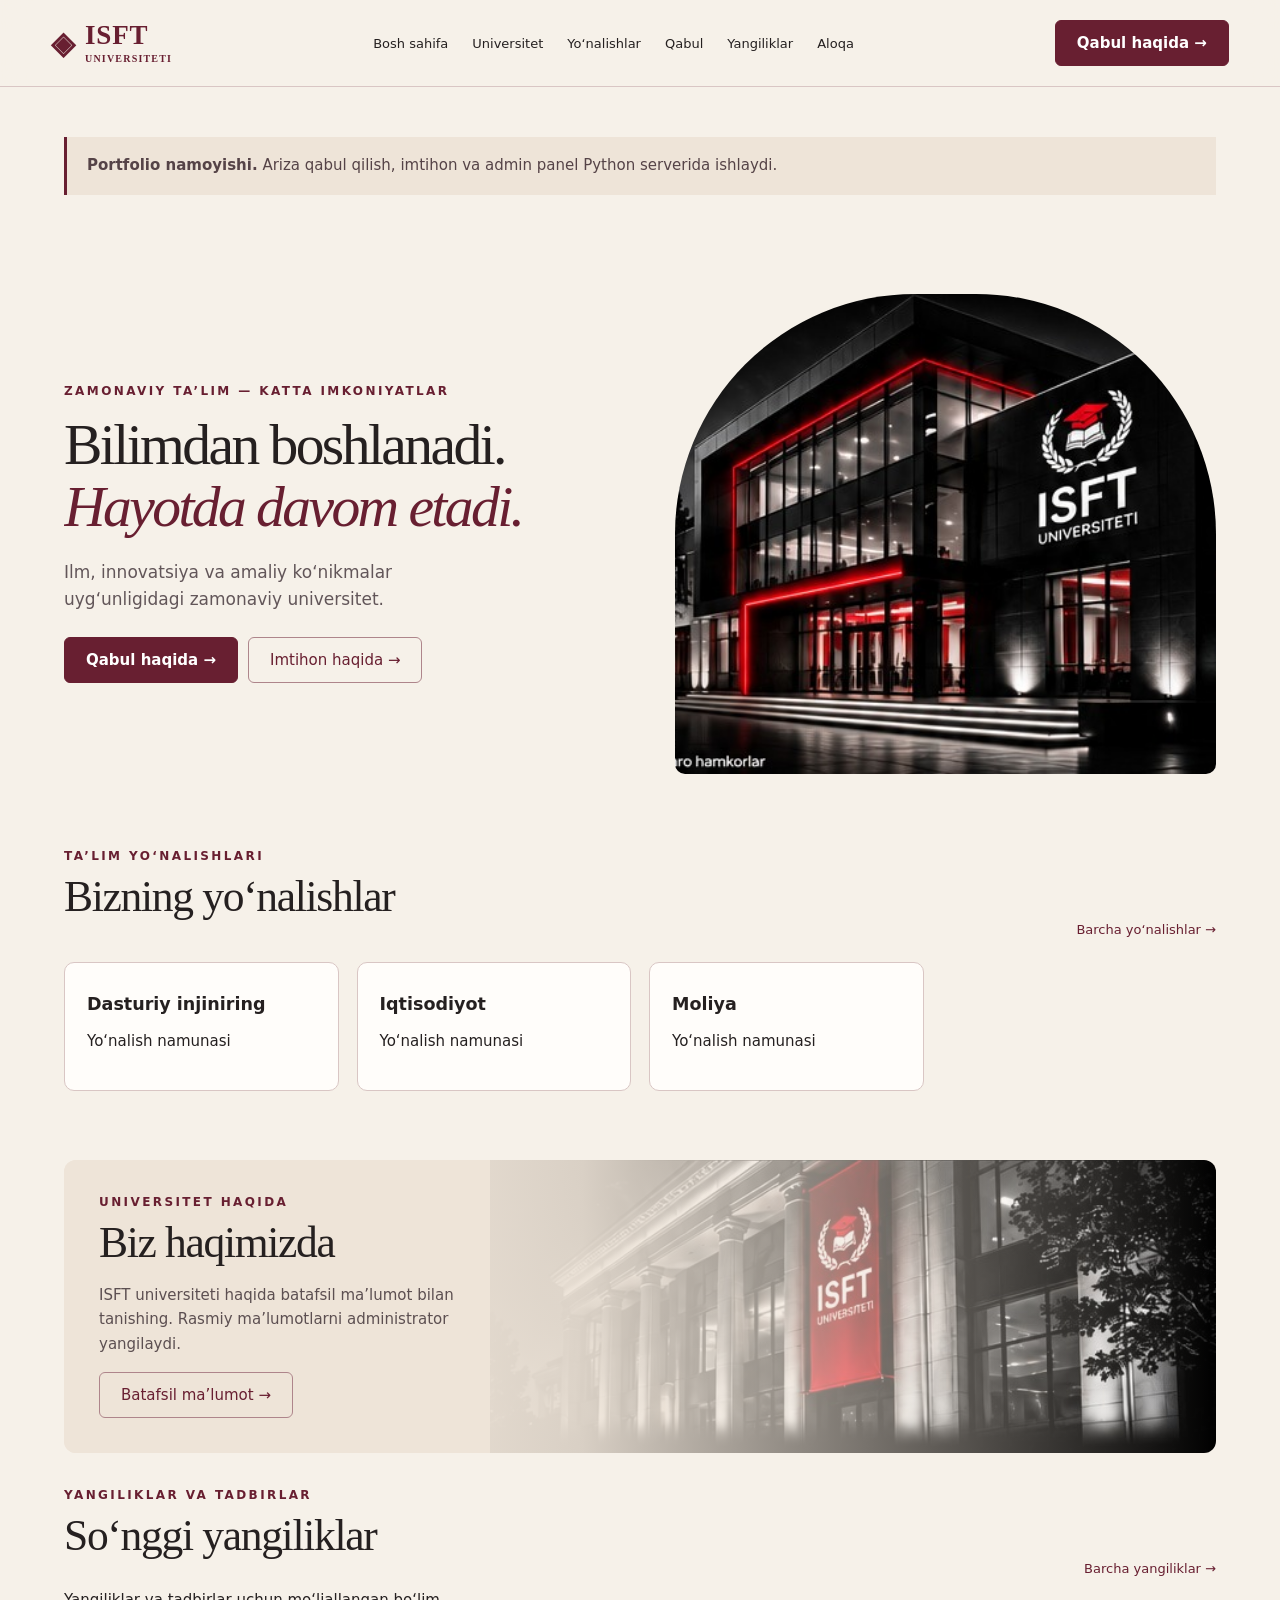
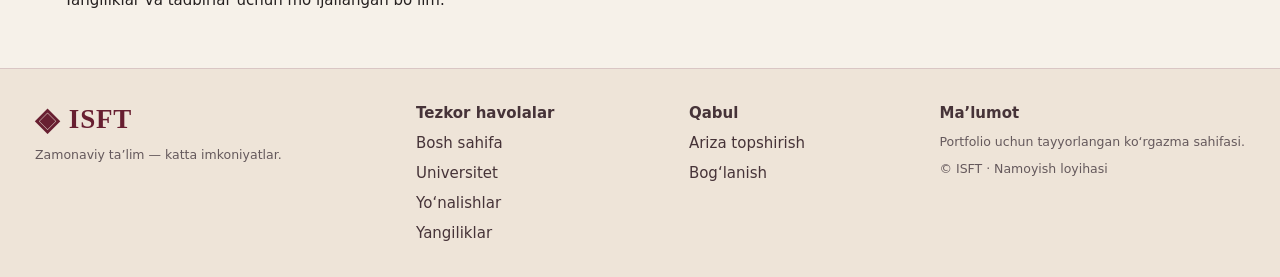
<file: index.html>
<!doctype html><html lang="uz"><head><meta charset="utf-8"><meta name="viewport" content="width=device-width,initial-scale=1"><meta name="description" content="ISFT universiteti: ta’lim yo‘nalishlari va onlayn qabul."><title>Bosh sahifa — ISFT</title><link rel="stylesheet" href="style.css"><link rel="stylesheet" href="admissions.css"></head><body><header><a class="public-logo" id="logo" href="./" aria-label="ISFT bosh sahifa"><span class="mark">◈</span><span>ISFT<small>UNIVERSITETI</small></span></a><button class="mobile-menu" id="mobile-menu" type="button">☰</button><nav class="public-nav"><a href="./">Bosh sahifa</a><a href="#universitet">Universitet</a><a href="#yonalishlar">Yo‘nalishlar</a><a href="#demo">Qabul</a><a href="#yangiliklar">Yangiliklar</a><a href="#demo">Aloqa</a></nav><a class="btn" href="#demo">Qabul haqida →</a></header><main id="public"><section class="public-section" id="demo"><p class="notice"><strong>Portfolio namoyishi.</strong> Ariza qabul qilish, imtihon va admin panel Python serverida ishlaydi.</p></section><section class="public-hero"><div class="hero-copy"><div class="eyebrow">ZAMONAVIY TA’LIM — KATTA IMKONIYATLAR</div><h1>Bilimdan boshlanadi.<br><em>Hayotda davom etadi.</em></h1><p id="hero-subtitle">Ilm, innovatsiya va amaliy ko‘nikmalar uyg‘unligidagi zamonaviy universitet.</p><div class="hero-actions"><a class="btn" href="#demo">Qabul haqida →</a><a class="outline-btn" href="#demo">Imtihon haqida →</a></div></div></section><section class="public-section" id="yonalishlar"><div class="section-top"><div><div class="eyebrow">TA’LIM YO‘NALISHLARI</div><h2>Bizning yo‘nalishlar</h2></div><a href="#yonalishlar">Barcha yo‘nalishlar →</a></div><div class="program-grid"><article class="card"><h3>Dasturiy injiniring</h3><p>Yo‘nalish namunasi</p></article><article class="card"><h3>Iqtisodiyot</h3><p>Yo‘nalish namunasi</p></article><article class="card"><h3>Moliya</h3><p>Yo‘nalish namunasi</p></article></div></section><section class="public-section about-strip" id="universitet"><div><div class="eyebrow">UNIVERSITET HAQIDA</div><h2>Biz haqimizda</h2><p>ISFT universiteti haqida batafsil ma’lumot bilan tanishing. Rasmiy ma’lumotlarni administrator yangilaydi.</p><a class="outline-btn" href="#universitet">Batafsil ma’lumot →</a></div></section><section class="public-section" id="yangiliklar"><div class="section-top"><div><div class="eyebrow">YANGILIKLAR VA TADBIRLAR</div><h2>So‘nggi yangiliklar</h2></div><a href="#yangiliklar">Barcha yangiliklar →</a></div><p>Yangiliklar va tadbirlar uchun mo‘ljallangan bo‘lim.</p></section></main><footer><div class="footer-links"><div><b class="public-logo"><span class="mark">◈</span> ISFT</b><small>Zamonaviy ta’lim — katta imkoniyatlar.</small></div><div><b>Tezkor havolalar</b><a href="./">Bosh sahifa</a><a href="#universitet">Universitet</a><a href="#yonalishlar">Yo‘nalishlar</a><a href="#yangiliklar">Yangiliklar</a></div><div><b>Qabul</b><a href="#demo">Ariza topshirish</a><a href="#demo">Bog‘lanish</a></div><div><b>Ma’lumot</b><small>Portfolio uchun tayyorlangan ko‘rgazma sahifasi.</small><small>© ISFT · Namoyish loyihasi</small></div></div></footer><script src="menu.js" defer></script></body></html>
</file>
<file: style.css>
:root{font-family:Inter,system-ui,-apple-system,'Segoe UI',sans-serif;color:#f6f6f8;background:#07080c;font-size:15px}*{box-sizing:border-box}body{margin:0}a{color:inherit;text-decoration:none}button,input,select,textarea{font:inherit}button{cursor:pointer}header{display:flex;align-items:center;justify-content:space-between;gap:24px;padding:20px 5%;border-bottom:1px solid #272833;position:sticky;top:0;background:#090a0eea;backdrop-filter:blur(14px);z-index:2}header nav{display:flex;gap:25px}header nav a:hover,.topbar a:hover{color:#ff4d60}.logo,.brand{font-size:25px;font-weight:850;background:none;color:white;border:0}.logo small,.brand small{display:block;font-size:11px;color:#a6a6b3}.btn{display:inline-block;background:#d7092c;color:white;padding:13px 21px;border:1px solid #ff4b61;border-radius:12px;font-weight:750;box-shadow:0 0 22px #d7092c50;transition:.2s}.btn:hover{background:#f51239;box-shadow:0 0 28px #f51239aa;transform:translateY(-1px)}.secondary{background:#22232b;border:1px solid #41424e;color:white;border-radius:10px;padding:11px 15px}.secondary:hover{border-color:#e62946}main{max-width:1280px;margin:auto;padding:45px 5%}h1{font-size:clamp(35px,5vw,62px);letter-spacing:-.05em}h2{font-size:24px;letter-spacing:-.03em}.hero{padding:95px 0 110px;background:radial-gradient(ellipse at 70% 50%,#4a091f55,transparent 50%)}.hero h1{max-width:700px}.hero em{color:#fa2447;font-style:normal}.hero p{color:#a5a5b3;font-size:19px}.eyebrow{color:#ff4763;letter-spacing:.2em;font-size:12px;font-weight:800}.grid{display:grid;grid-template-columns:repeat(auto-fit,minmax(245px,1fr));gap:17px;margin:25px 0 75px}.card,.box,.stat,.widget{background:linear-gradient(135deg,#171820,#0d0e13);border:1px solid #2b2d39;border-radius:17px;padding:22px}.card:hover{border-color:#ef2c4e;box-shadow:0 0 22px #b30d3033}.card h3{margin:9px 0}.muted{color:#a1a2af}.card p{white-space:pre-wrap;line-height:1.6}.form-wrap{max-width:700px}.form-wrap form,.box form{display:grid;gap:15px}label{display:grid;gap:7px;color:#c8c8d0;margin-bottom:13px}input,select,textarea{width:100%;background:#101117;border:1px solid #353642;border-radius:10px;padding:12px;color:white;outline:none}input:focus,select:focus,textarea:focus{border-color:#ef2c4e}textarea{min-height:120px;resize:vertical}.check{display:flex;align-items:center}.check input{width:auto}.error{color:#ff7084}.success{color:#47d989}.modal{position:fixed;inset:0;display:grid;place-items:center;background:#000c;z-index:5}.modal .box{width:min(430px,92vw)}.hidden{display:none!important}footer{text-align:center;color:#858593;padding:35px}.admin{display:flex;min-height:100vh}.admin aside{width:258px;min-width:258px;background:#090a0f;border-right:1px solid #252630;padding:25px 12px;display:flex;flex-direction:column;gap:15px}.admin aside .brand{padding:0 12px 20px;color:#fff}.admin aside .brand:first-letter{color:#f21a3b}.admin aside button{width:100%;text-align:left;border:0;background:transparent;color:#b7b8c3;padding:13px 14px;border-radius:10px}.admin aside button:hover,.admin aside button.active{background:linear-gradient(90deg,#95102d,#35101d);color:white;box-shadow:inset 3px 0 #ff3656}.admin aside #logout{margin-top:auto;border:1px solid #333541;text-align:center}.workspace{flex:1;min-width:0}.topbar{padding:20px 28px;border-bottom:1px solid #292a35;display:flex;align-items:center;gap:20px}.topbar strong{font-size:22px}.topbar span{color:#888a99}.topbar a{margin-left:auto}.admin main{padding:25px;max-width:1700px}.stats{display:grid;grid-template-columns:repeat(4,minmax(0,1fr));gap:14px}.stat{border-color:#46202c}.stat small{color:#a8a8b4}.stat b{display:block;font-size:32px;margin-top:14px}.stat span{color:#42e28d;font-size:12px}.layout{display:grid;grid-template-columns:1.5fr 1fr;gap:17px;margin-top:17px}.widget{min-width:0}.widget h3{margin:0 0 20px}.bars{display:flex;align-items:end;gap:9px;height:180px;border-bottom:1px solid #383943}.bar{flex:1;min-width:8px;background:linear-gradient(#ff2a50,#7a1028);border-radius:5px 5px 0 0;position:relative}.bar:hover{filter:brightness(1.5)}.bar label{position:absolute;bottom:-29px;left:0;font-size:10px;white-space:nowrap;color:#a5a5b3}.tablewrap{overflow:auto}table{width:100%;border-collapse:collapse;white-space:nowrap}th,td{text-align:left;border-bottom:1px solid #292a33;padding:13px 12px;font-size:13px}th{color:#9a9ba8;font-weight:600}td button{margin-right:5px}.toolbar{display:flex;justify-content:space-between;align-items:center;gap:10px;flex-wrap:wrap;margin-bottom:20px}.toolbar input{max-width:300px}.pill{border-radius:99px;padding:5px 9px;background:#48232b;color:#ff91a0;font-size:12px}.toast{position:fixed;right:22px;bottom:22px;background:#1a2520;border:1px solid #3c9860;border-radius:12px;padding:15px;display:none;z-index:8}.toast.show{display:block}.loading{padding:30px;color:#bbb}.rowactions{display:flex;gap:7px}.rowactions button{padding:7px 9px}.modal-form{max-width:700px}.hint{font-size:13px;color:#a6a6b2}.danger{color:#ff8a9b}@media(max-width:1000px){.stats{grid-template-columns:repeat(2,1fr)}.layout{grid-template-columns:1fr}.admin aside{width:205px;min-width:205px}.topbar span{display:none}}@media(max-width:650px){header nav{display:none}.admin{display:block}.admin aside{width:100%;min-width:0;max-height:225px;overflow:auto}.admin aside #sidebar{display:flex;overflow-x:auto;gap:6px}.admin aside button{white-space:nowrap;width:auto}.admin aside #logout{display:none}.topbar{padding:14px}.admin main{padding:14px}.stats{grid-template-columns:repeat(2,1fr)}.stat b{font-size:24px}.hero{padding:55px 0}}

/* Public ISFT premium theme. Admin rules above remain unchanged. */
body:has(#public){background:#030303;color:#fff}body:has(#public) header{background:#050505ee;border-color:#222;padding:15px 5%;min-height:78px}body:has(#public) header nav a{font-size:13px}body:has(#public) header nav a:hover{color:#ff304a;text-shadow:0 0 14px #d90035}body:has(#public) main{max-width:1500px;padding:0 5%}body:has(#public) footer{border-top:1px solid #272727;background:#030303}.public-logo{font-size:27px;line-height:1;font-weight:850;display:flex;align-items:center;gap:9px;letter-spacing:.03em}.public-logo .mark{color:#ed1233;font-size:31px}.public-logo small{font-size:10px;letter-spacing:.12em;display:block;margin-top:5px;color:#eee}.public-nav{display:flex;align-items:center;gap:24px}.public-nav a{transition:color .2s}.public-hero{min-height:460px;display:flex;align-items:center;position:relative;isolation:isolate;padding:40px 0 52px}.public-hero:before{content:'';position:absolute;z-index:-2;inset:0 -6vw 0 27%;background:url('campus-hero.jpg') center right/cover no-repeat}.public-hero:after{content:'';position:absolute;z-index:-1;inset:0 -6vw;background:linear-gradient(90deg,#030303 0%,#030303 23%,#030303c9 40%,#03030310 76%),linear-gradient(0deg,#030303,transparent 30%)}.public-hero .hero-copy{max-width:610px}.public-hero h1{font-family:Georgia,serif;font-weight:500;line-height:.99;letter-spacing:.015em;font-size:clamp(52px,6vw,92px);margin:16px 0 20px}.public-hero h1 strong{color:#f21739;font-weight:500;text-shadow:0 0 19px #e4004145}.public-hero p{max-width:440px;color:#e4e4e4;line-height:1.6;font-size:17px}.hero-actions{display:flex;gap:16px;flex-wrap:wrap;margin-top:24px}.outline-btn{display:inline-flex;align-items:center;border:1px solid #a32639;border-radius:12px;padding:13px 21px;transition:.2s}.outline-btn:hover{border-color:#f20a31;box-shadow:0 0 20px #e8004366}.public-section{padding:35px 0 44px}.section-top{display:flex;justify-content:space-between;align-items:end;gap:15px}.section-top h2,.public-section h2{font-family:Georgia,serif;font-weight:400;font-size:clamp(31px,3.4vw,44px);margin:8px 0 16px}.section-top a{color:#f52a49;font-size:13px}.program-grid{display:grid;grid-template-columns:repeat(8,minmax(0,1fr));gap:12px;margin:10px 0}.program-tile{min-height:125px;padding:15px 9px;display:flex;flex-direction:column;align-items:center;justify-content:center;gap:11px;text-align:center;border:1px solid #2a2a2a;border-radius:14px;background:linear-gradient(145deg,#111,#050505);font-size:12px;line-height:1.4;transition:.2s}.program-tile .tile-icon{font-size:30px;color:#f20a31;font-weight:300}.program-tile:hover,.program-tile:focus-visible{border-color:#ff143d;box-shadow:0 0 25px #e0003777;transform:translateY(-3px);outline:none}.about-strip{min-height:260px;display:flex;align-items:center;position:relative;isolation:isolate;overflow:hidden}.about-strip:before{content:'';position:absolute;z-index:-2;inset:0 0 0 37%;background:url('campus-about.jpg') center/cover no-repeat}.about-strip:after{content:'';position:absolute;z-index:-1;inset:0;background:linear-gradient(90deg,#030303 20%,#030303e8 40%,transparent 83%)}.about-strip>div{max-width:420px}.about-strip p{line-height:1.65;color:#ddd}.news-grid{display:grid;grid-template-columns:repeat(3,minmax(0,1fr));gap:18px}.news-card{border:1px solid #282828;border-radius:15px;overflow:hidden;background:#0b0b0b;transition:.2s}.news-card:hover{border-color:#f0193e;box-shadow:0 0 20px #b9003433}.news-card img{width:100%;height:150px;object-fit:cover}.news-card div{padding:17px}.news-card h3{margin:8px 0}.news-card p{color:#aaa;line-height:1.6}.footer-links{display:flex;justify-content:space-between;flex-wrap:wrap;gap:25px;text-align:left;max-width:1250px;margin:auto}.footer-links>div{display:grid;align-content:start;gap:12px}.footer-links a:hover{color:#ff2845}.footer-links small{color:#999}.page-hero{padding:70px 0 30px;background:radial-gradient(ellipse at 80% 0%,#8b001a30,transparent 55%)}.page-hero h1{font-family:Georgia,serif;font-weight:400;font-size:clamp(42px,5vw,68px);margin:10px 0}.page-hero p{color:#bbb}.public-cards{grid-template-columns:repeat(3,minmax(0,1fr))}.public-cards .card{background:#0b0b0b;border-color:#2b2b2b}.public-cards .card:hover{border-color:#ed1736}.public-cards .card h3{font-size:21px}.public-cards .card a{color:#ff3754}.public-form{background:#0d0d0d;padding:30px;border:1px solid #292929;border-radius:16px;margin:25px 0 80px}.public-form .btn{width:100%}.public-footnote{color:#888;font-size:12px;margin-top:20px}.public-empty{border:1px solid #292929;padding:30px;border-radius:12px;color:#bbb}.mobile-menu{display:none;background:transparent;border:1px solid #333;color:white;padding:8px 12px;border-radius:9px}
@media(max-width:1100px){.program-grid{grid-template-columns:repeat(4,1fr)}.public-nav{gap:12px}}@media(max-width:700px){body:has(#public) header{padding:14px 5%}.mobile-menu{display:block}.public-nav{display:none!important;position:absolute;top:70px;left:0;right:0;background:#080808;padding:22px;flex-direction:column;align-items:start;border-bottom:1px solid #333}.public-nav.open{display:flex!important}body:has(#public) header>.btn{font-size:11px;padding:10px}.public-hero{min-height:510px;align-items:end}.public-hero:before{inset:0 -6vw 22% 0;background-position:65% center}.public-hero:after{background:linear-gradient(0deg,#030303 7%,#03030399 52%,#03030320)}.public-hero h1{font-size:55px}.program-grid{grid-template-columns:repeat(2,1fr)}.news-grid,.public-cards{grid-template-columns:1fr}.about-strip:before{inset:0}.about-strip:after{background:#000a}.footer-links{display:grid;grid-template-columns:repeat(2,1fr)}}
</file>
<file: admissions.css>
:root{color-scheme:light;background:#f6f1e9;color:#252020;--wine:#681f31;--cream:#f6f1e9;--line:#d9c6c4}
body:not(.admin),body:has(#public){background:var(--cream);color:#252020}
body:not(.admin) header,body:has(#public) header{background:#f6f1e9f5;border-color:var(--line);padding:20px 4%;gap:18px}
.public-logo{color:var(--wine);font-family:Georgia,serif}.public-logo small,.public-logo .mark{color:var(--wine)}
header nav a:hover,body:has(#public) header nav a:hover{color:var(--wine);text-shadow:none}
.btn{background:var(--wine);border-color:var(--wine);box-shadow:none;border-radius:6px;color:#fff}
.btn:hover{background:#872b43;box-shadow:none}.btn:disabled{opacity:.5;cursor:not-allowed;transform:none}
.secondary,.outline-btn{background:transparent;border:1px solid #ae858b;color:var(--wine);border-radius:6px;box-shadow:none}
label{color:#46383a}input,textarea,select{background:#fffdfa;color:#252020;border-color:#cdbabc;border-radius:6px}
input:focus,textarea:focus,select:focus{outline:2px solid #ab6d7a;outline-offset:2px;border-color:var(--wine)}
.eyebrow{color:var(--wine)}.muted,.hint,.public-footnote{color:#6a5c5e}.error{color:#a0182e}.success{color:#186139}
.card,.widget,.box,.stat,.public-form,.public-cards .card{background:#fffdfa;border-color:var(--line);color:#252020;box-shadow:none;border-radius:10px}
.card:hover,.public-cards .card:hover{border-color:#aa6e7b;box-shadow:none}
.public-hero{min-height:560px;padding:70px 0;overflow:hidden}.public-hero .hero-copy{width:50%;max-width:630px}
.public-hero:before{inset:40px 0 40px 53%;border-radius:240px 240px 10px 10px;background:url('/campus-hero.jpg') center/cover}
.public-hero:after{display:none}.public-hero h1{font-size:clamp(38px,4.5vw,70px);line-height:1.09;letter-spacing:-.045em}
.public-hero h1 em{color:var(--wine)}.public-hero p{color:#625659}.hero-actions{gap:10px}
.program-grid{grid-template-columns:repeat(4,minmax(0,1fr));gap:18px;margin:25px 0}
.program-tile{align-items:start;justify-content:space-between;text-align:left;min-height:210px;padding:24px;border:1px solid #b8838c;border-radius:10px;background:#fffaf2;color:#302027;font-size:19px;font-weight:700;line-height:1.3}
.program-tile:nth-child(4n+1),.program-tile:nth-child(4n+4){background:var(--wine);color:#fff}
.program-tile:nth-child(7n+3){background:#ad5f4c;color:white}.program-tile .tile-icon{font-size:40px;color:inherit;opacity:.75}
.program-tile small{font-size:12px;font-weight:500}.program-tile:hover,.program-tile:focus-visible{box-shadow:0 8px 25px #681f3114;border-color:#681f31;outline:2px solid #681f31;outline-offset:3px}
.section-top a,.public-cards .card a{color:var(--wine)}.about-strip{border-radius:12px;background:#eee4d8;padding:35px}
.about-strip:after{background:linear-gradient(90deg,#eee4d8 25%,#eee4d8e8 45%,transparent)}.about-strip p,.page-hero p{color:#5c4f51}
.page-hero{background:none}.news-card{background:#fffdfa;border-color:var(--line)}.news-card:hover{box-shadow:none;border-color:var(--wine)}.news-card p{color:#65595c}.news-card img{height:210px}
body:not(.admin) footer,body:has(#public) footer{background:#eee4d8;border-color:var(--line);color:#463338}.footer-links small{color:#65595c}
.public-empty{color:#65595c;border-color:var(--line)}.mobile-menu{color:var(--wine);border-color:var(--line)}
.ad-banner{padding:32px 40px;border-radius:12px;background:var(--wine);color:#fff;margin:15px 0}.ad-banner small{letter-spacing:.16em;font-size:10px;opacity:.75}.ad-banner h3{font-family:Georgia,serif;font-size:32px;margin:14px 0}.ad-banner p{white-space:pre-wrap;line-height:1.6}.ad-placeholder{background:#e9dacd;color:var(--wine);border:1px dashed #ac7d75}
.notice{padding:16px 20px;background:#eee4d8;border-left:3px solid var(--wine);color:#554347;line-height:1.7}
#exam-root{padding:45px 5%;max-width:1300px;min-height:65vh}.exam-welcome{max-width:850px;margin:30px auto}.exam-welcome h1,.exam-result h1{font-family:Georgia,serif;letter-spacing:-.035em}
.exam-steps{display:flex;gap:25px;flex-wrap:wrap;margin:30px 0}.exam-request-list{display:grid;grid-template-columns:repeat(auto-fit,minmax(240px,1fr));gap:18px;margin:25px 0 45px}
.exam-clock{position:sticky;top:92px;z-index:2;display:flex;gap:20px;align-items:center;justify-content:space-between;background:var(--wine);color:white;padding:16px 22px;border-radius:8px;flex-wrap:wrap}
#countdown{font-size:28px;font-variant-numeric:tabular-nums}#save-state{font-size:12px}.question{border:1px solid var(--line);border-radius:10px;padding:25px;margin:25px 0;background:#fffdfa}
.question legend{font-size:19px;font-weight:650;padding:0 8px;max-width:100%;overflow-wrap:anywhere}.question label:has(input[type=radio]){display:flex;gap:12px;align-items:center;padding:14px;background:#f7f2ec;border-radius:6px}.question input[type=radio]{width:20px;height:20px;accent-color:var(--wine);flex-shrink:0}
.exam-result{max-width:850px;margin:40px auto;text-align:center}.exam-result.passed{border-top:5px solid #2a7450}.result-score{font-size:72px;color:var(--wine);font-weight:700}
.answer-editor{display:grid;grid-template-columns:1fr 1fr;gap:15px}.exam-settings{display:grid;grid-template-columns:1fr 1fr;gap:15px;margin:25px 0}
.admin{background:#f5f2ee;color:#252020}.admin aside{background:#fffdfa;border-color:var(--line);width:270px;min-width:270px}.admin aside .brand{color:var(--wine)}.brand small{color:#766166}.admin aside button{color:#514348}.admin aside button.active,.admin aside button:hover{background:#f1e3e6;color:var(--wine);box-shadow:inset 3px 0 var(--wine)}
.topbar{background:#fffdfa;border-color:var(--line)}.topbar span{color:#74646a}.stat small,.stat span,th{color:#6d565e}td,th{border-color:#e4d7d9}.stat b{color:var(--wine)}.bar{background:linear-gradient(#a65669,#681f31)}.bar label{color:#6d565e}.pill{background:#f1e2e5;color:var(--wine)}.toast{background:#fffdfa;color:#215839}.danger{color:#a0182e}
@media(max-width:1050px){.public-nav{gap:12px}.program-grid{grid-template-columns:repeat(3,1fr)}header nav a{font-size:12px}}
@media(max-width:800px){.public-nav{display:none!important;position:absolute;top:80px;left:0;right:0;padding:24px;background:var(--cream);flex-direction:column;align-items:start;border-bottom:1px solid var(--line)}.public-nav.open{display:flex!important}.mobile-menu{display:block}.public-hero .hero-copy{width:100%;max-width:100%;padding-top:280px}.public-hero:before{inset:20px 0 auto 0;height:270px;border-radius:150px 150px 8px 8px}.public-hero{padding:25px 0}.public-hero h1{font-size:46px}.program-grid{grid-template-columns:repeat(2,1fr)}.exam-clock{top:80px}.admin aside{width:210px;min-width:210px}}
@media(max-width:650px){.admin aside{width:100%;min-width:0}.program-tile{min-height:190px;padding:17px;font-size:16px}.exam-settings,.answer-editor{grid-template-columns:1fr}.question{padding:15px}.ad-banner{padding:25px}.exam-clock{gap:10px;padding:12px}.exam-clock strong{font-size:13px}.about-strip:after{background:#eee4d8df}header>.btn{font-size:11px;padding:10px}.public-logo{font-size:23px}.news-grid{grid-template-columns:1fr}}
</file>
